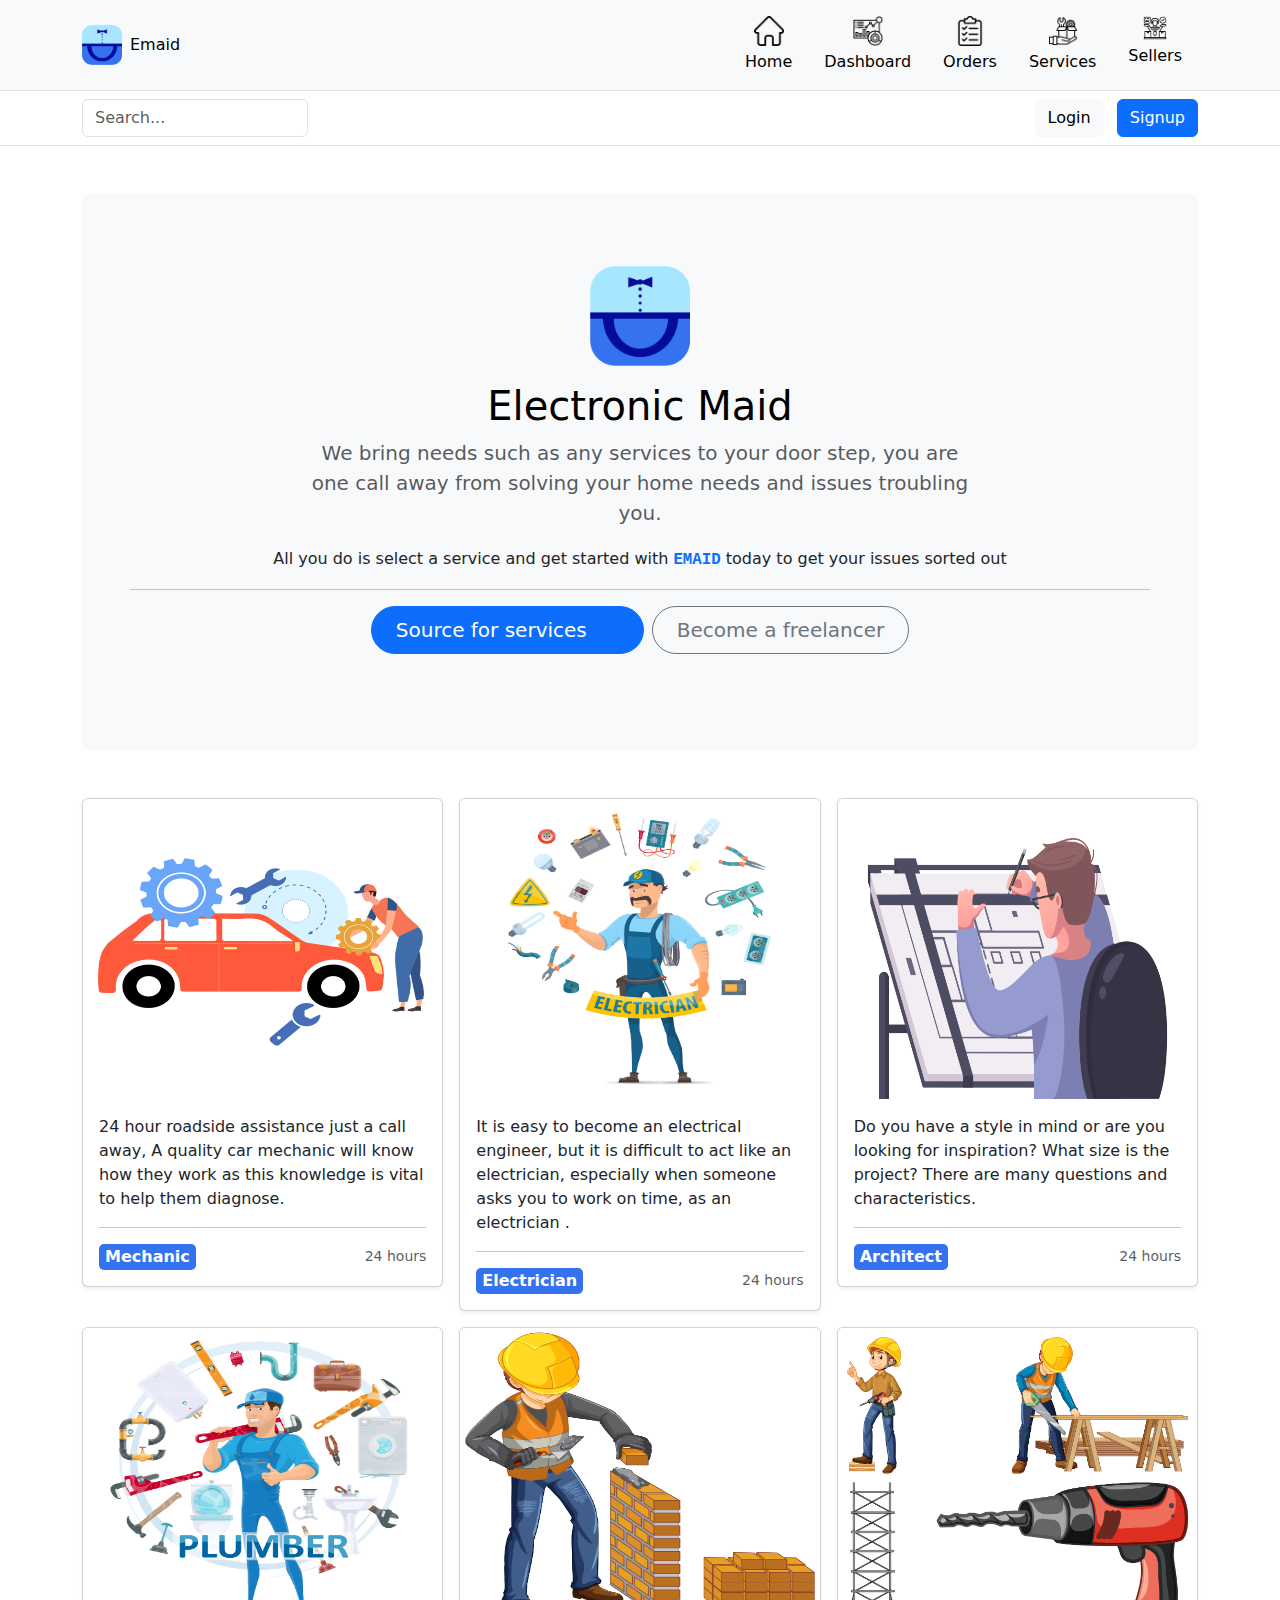
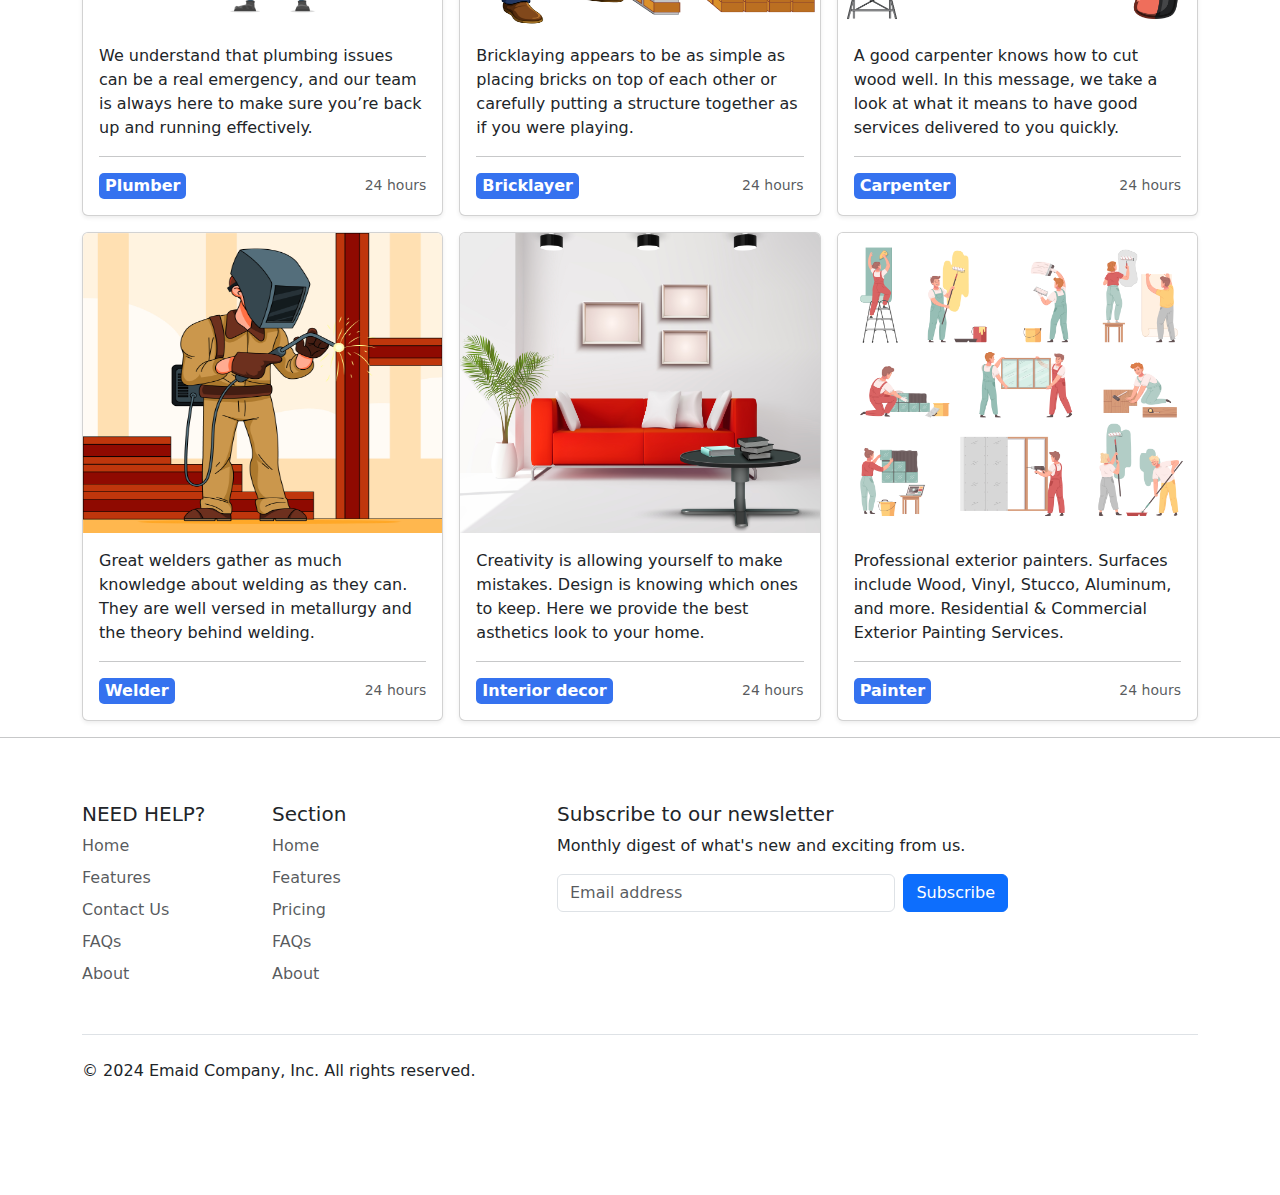
<file: index.html>
<!DOCTYPE html>
<html lang="en">
<head>
    <meta charset="UTF-8">
    <meta name="viewport" content="width=device-width, initial-scale=1.0">
    <title>Document</title>
    <link href="https://cdn.jsdelivr.net/npm/bootstrap@5.3.3/dist/css/bootstrap.min.css" rel="stylesheet" 
    integrity="sha384-QWTKZyjpPEjISv5WaRU9OFeRpok6YctnYmDr5pNlyT2bRjXh0JMhjY6hW+ALEwIH" crossorigin="anonymous">
    <link rel="stylesheet" href="style.css">
  </head>
<body>
    
    <header>
        <div class="px-3 py-2 text-bg-light border-bottom">
          <div class="container">
            <div class="d-flex flex-wrap align-items-center justify-content-center justify-content-lg-start">
              <a href="/" class="d-flex align-items-center my-2 my-lg-0 me-lg-auto text-white text-decoration-none">
                <img src="images/Emaid logo.png" class="bi me-2" width="40" height="40" role="img" aria-label="Bootstrap"><use xlink:href="#bootstrap"></use></svg>
                <span class="nav-link text-black">Emaid</span>
              </a>
    
              <ul class="nav col-12 col-lg-auto my-2 justify-content-center my-md-0 text-small">
                <li>
                  <a href="#" class="nav-link text-black">
                    <img src="images/home.png" class="bi d-block mx-auto mb-1" width="30" height="30" class="logo" ><use xlink:href="#home"></use></svg>
                    Home
                  </a>
                </li>
                <li>
                  <a href="#" class="nav-link text-black">
                    <img src="images/dashboard.png" class="bi d-block mx-auto mb-1" width="30" height="30"><use xlink:href="#speedometer2"></use></svg>
                    Dashboard
                  </a>
                </li>
                <li>
                  <a href="#" class="nav-link text-black">
                    <img src="images/order.png" class="bi d-block mx-auto mb-1" width="30" height="30"><use xlink:href="#table"></use></svg>
                    Orders
                  </a>
                </li>
                <li>
                  <a href="#" class="nav-link text-black">
                    <img src="images/services.png" class="bi d-block mx-auto mb-1" width="30" height="30"><use xlink:href="#grid"></use></svg>
                    Services
                  </a>
                </li>
                <li>
                  <a href="#" class="nav-link text-black">
                    <img src="images/seller.png" class="bi d-block mx-auto mb-1" width="24" height="24"><use xlink:href="#people-circle"></use></svg>
                    Sellers
                  </a>
                </li>
              </ul>
            </div>
          </div>
        </div>
        <div class="px-3 py-2 border-bottom mb-3">
          <div class="container d-flex flex-wrap justify-content-center">
            <form class="col-12 col-lg-auto mb-2 mb-lg-0 me-lg-auto" role="search">
              <input type="search" class="form-control" placeholder="Search..." aria-label="Search">
            </form>
    
            <div class="text-end">
              <button type="button" class="btn btn-light text-dark me-2"><a href="signin.html" class="signin" >Login</a> </a></button>
              <button type="button" class="btn btn-primary"><a href="signup.html" class="signup" >Signup</a> </button>
            </div>
          </div>
        </div>
      </header>

      
      




      <div class="container my-5">
        <div class="p-5 text-center bg-body-tertiary rounded-3">
          <img src="images/Emaid logo.png" class="bi mt-4 mb-3" style="color: var(--bs-indigo);" width="100" height="100"><use xlink:href="#bootstrap"></use></svg>
          <h1 class="text-body-emphasis">Electronic Maid</h1>
          <p class="col-lg-8 mx-auto fs-5 text-muted">
            We bring needs such as any services to your door step, you are one call away from solving your home needs and issues troubling you.<p>All you do is select a service and get started with <a href="#" class="emaid" ><code>EMAID</code></a> today to get your issues sorted out</p>
          </p>
          <hr>
          <div class="d-inline-flex gap-2 mb-5">
            <button class="d-inline-flex align-items-center btn btn-primary btn-lg px-4 rounded-pill" type="button">
              Source for services
              <svg class="bi ms-2" width="24" height="24"><use xlink:href="#arrow-right-short"></use></svg>
            </button>
            <button class="btn btn-outline-secondary btn-lg px-4 rounded-pill" type="button">
              Become a freelancer
            </button>
          </div>
        </div>
      </div>





      









      
      
      
      
      
      <div class="container">

        <div class="row row-cols-1 row-cols-sm-2 row-cols-md-3 g-3">
          <div class="col">
            <div class="card shadow-sm">
              <img src="images/mechanic.png" class="bd-placeholder-img card-img-top" width="300" height="300" xmlns="http://www.w3.org/2000/svg" role="img" aria-label="Placeholder: صورة مصغرة" preserveAspectRatio="xMidYMid slice" focusable="false"><title>Placeholder</title><rect width="100%" height="100%" fill="#55595c"></rect><text x="50%" y="50%" fill="#eceeef" dy=".3em"></text></svg>
              <div class="card-body">
                <p class="card-text">24 hour roadside assistance just a call away, A quality car mechanic will know how they work as this knowledge is vital to help them diagnose.</p>
                <hr>
                <p></p>
                <div class="d-flex justify-content-between align-items-center">
                  <div class="btn-group">
                    <button class="button" class="btn btn-sm btn-outline-secondary">Mechanic</button>
                   
                  </div>
                  <small class="text-body-secondary">24 hours</small>
                </div>
              </div>
            </div>
          </div>
          <div class="col">
            <div class="card shadow-sm">
              <img src="images/electrician.jpg" class="bd-placeholder-img card-img-top" width="300" height="300" xmlns="http://www.w3.org/2000/svg" role="img" aria-label="Placeholder: صورة مصغرة" preserveAspectRatio="xMidYMid slice" focusable="false"><title>Placeholder</title><rect width="100%" height="100%" fill="#55595c"></rect><text x="50%" y="50%" fill="#eceeef" dy=".3em"></text></svg>
              <div class="card-body">
                <p class="card-text">It is easy to become an electrical engineer, but it is difficult to act like an electrician, especially when someone asks you to work on time, as an electrician .</p>
                <hr>
                <div class="d-flex justify-content-between align-items-center">
                  <div class="btn-group">
                    <button class="button" class="btn btn-sm btn-outline-secondary">Electrician</button>
                  
                  </div>
                  <small class="text-body-secondary">24 hours</small>
                </div>
              </div>
            </div>
          </div>
          <div class="col">
            <div class="card shadow-sm">
              <img src="images/architect.jpg" class="bd-placeholder-img card-img-top" width="300" height="300" xmlns="http://www.w3.org/2000/svg" role="img" aria-label="Placeholder: صورة مصغرة" preserveAspectRatio="xMidYMid slice" focusable="false"><title>Placeholder</title><rect width="100%" height="100%" fill="#55595c"></rect><text x="50%" y="50%" fill="#eceeef" dy=".3em"></text></svg>
              <div class="card-body">
                <p class="card-text"> Do you have a style in mind or are you looking for inspiration?  What size is the project?  There are many questions and characteristics.</p>
                <hr>
                <div class="d-flex justify-content-between align-items-center">
                  <div class="btn-group">
                    <button class="button" class="btn btn-sm btn-outline-secondary">Architect</button>
                  </div>
                  <small class="text-body-secondary">24 hours</small>
                </div>
              </div>
            </div>
          </div>
  
          <div class="col">
            <div class="card shadow-sm">
              <img src="images/plumber.jpg" class="bd-placeholder-img card-img-top" width="300" height="300" xmlns="http://www.w3.org/2000/svg" role="img" aria-label="Placeholder: صورة مصغرة" preserveAspectRatio="xMidYMid slice" focusable="false"><title>Placeholder</title><rect width="100%" height="100%" fill="#55595c"></rect><text x="50%" y="50%" fill="#eceeef" dy=".3em"></text></svg>
              <div class="card-body">
                <p class="card-text">We understand that plumbing issues can be a real emergency, and our team is always here to make sure you’re back up and running effectively.</p>
                <hr>
                <div class="d-flex justify-content-between align-items-center">
                  <div class="btn-group">
                    <button class="button" class="btn btn-sm btn-outline-secondary">Plumber</button>
                  </div>
                  <small class="text-body-secondary">24 hours</small>
                </div>
              </div>
            </div>
          </div>
          <div class="col">
            <div class="card shadow-sm">
              <img src="images/bricklayer.jpg" class="bd-placeholder-img card-img-top" width="300" height="300" xmlns="http://www.w3.org/2000/svg" role="img" aria-label="Placeholder: صورة مصغرة" preserveAspectRatio="xMidYMid slice" focusable="false"><title>Placeholder</title><rect width="100%" height="100%" fill="#55595c"></rect><text x="50%" y="50%" fill="#eceeef" dy=".3em"></text></svg>
              <div class="card-body">
                <p class="card-text">Bricklaying appears to be as simple as placing bricks on top of each other or carefully putting a structure together as if you were playing.</p>
               <hr>
                <div class="d-flex justify-content-between align-items-center">
                  <div class="btn-group">
                    <button class="button" class="btn btn-sm btn-outline-secondary">Bricklayer</button>
                  </div>
                  <small class="text-body-secondary">24 hours</small>
                </div>
              </div>
            </div>
          </div>
          <div class="col">
            <div class="card shadow-sm">
              <img src="images/carpenter.jpg" class="bd-placeholder-img card-img-top" width="300" height="300" xmlns="http://www.w3.org/2000/svg" role="img" aria-label="Placeholder: صورة مصغرة" preserveAspectRatio="xMidYMid slice" focusable="false"><title>Placeholder</title><rect width="100%" height="100%" fill="#55595c"></rect><text x="50%" y="50%" fill="#eceeef" dy=".3em"></text></svg>
              <div class="card-body">
                <p class="card-text">A good carpenter knows how to cut wood well. In this message, we take a look at what it means to have good services delivered to you quickly.</p>
                <hr>
                <div class="d-flex justify-content-between align-items-center">
                  <div class="btn-group">
                    <button class="button" class="btn btn-sm btn-outline-secondary">Carpenter</button>
                  </div>
                  <small class="text-body-secondary">24 hours</small>
                </div>
              </div>
            </div>
          </div>
        
  
          <div class="col">
            <div class="card shadow-sm">
              <img src="images/welder.jpg" class="bd-placeholder-img card-img-top" width="300" height="300" xmlns="http://www.w3.org/2000/svg" role="img" aria-label="Placeholder: صورة مصغرة" preserveAspectRatio="xMidYMid slice" focusable="false"><title>Placeholder</title><rect width="100%" height="100%" fill="#55595c"></rect><text x="50%" y="50%" fill="#eceeef" dy=".3em"></text></svg>
              <div class="card-body">
                <p class="card-text"> Great welders gather as much knowledge about welding as they can. They are well versed in metallurgy and the theory behind welding. </p>
                <hr>
                <div class="d-flex justify-content-between align-items-center">
                  <div class="btn-group">
                    <button class="button" class="btn btn-sm btn-outline-secondary">Welder</button>
                  </div>
                  <small class="text-body-secondary">24 hours</small>
                </div>
              </div>
            </div>
          </div>
          <div class="col">
            <div class="card shadow-sm">
              <img src="images/interior decoration.jpg" class="bd-placeholder-img card-img-top" width="300" height="300" xmlns="http://www.w3.org/2000/svg" role="img" aria-label="Placeholder: صورة مصغرة" preserveAspectRatio="xMidYMid slice" focusable="false"><title>Placeholder</title><rect width="100%" height="100%" fill="#55595c"></rect><text x="50%" y="50%" fill="#eceeef" dy=".3em"></text></svg>
              <div class="card-body">
                <p class="card-text">Creativity is allowing yourself to make mistakes. Design is knowing which ones to keep. Here we provide the best asthetics look to your home.</p>
                <hr>
                <div class="d-flex justify-content-between align-items-center">
                  <div class="btn-group">
                    <button class="button" class="btn btn-sm btn-outline-secondary">Interior decor</button>
                  </div>
                  <small class="text-body-secondary">24 hours</small>
                </div>
              </div>
            </div>
          </div>
          <div class="col">
            <div class="card shadow-sm">
              <img src="images/painter.jpg" class="bd-placeholder-img card-img-top" width="300" height="300" xmlns="http://www.w3.org/2000/svg" role="img" aria-label="Placeholder: صورة مصغرة" preserveAspectRatio="xMidYMid slice" focusable="false"><title>Placeholder</title><rect width="100%" height="100%" fill="#55595c"></rect><text x="50%" y="50%" fill="#eceeef" dy=".3em"></text></svg>
              <div class="card-body">
                <p class="card-text">Professional exterior painters. Surfaces include Wood, Vinyl, Stucco, Aluminum, and more. Residential & Commercial Exterior Painting Services.</p>
                <hr>
                <div class="d-flex justify-content-between align-items-center">
                  <div class="btn-group">
                    <button class="button" class="btn btn-sm btn-outline-secondary">Painter</button>
                  </div>
                  <small class="text-body-secondary">24 hours</small>
                </div>
              </div>
            </div>
          </div>
        </div>
      </div>

     

      <hr>


      <div class="container">
        <footer class="py-5">
          <div class="row">
            <div class="col-6 col-md-2 mb-3">
              <h5>NEED HELP?</h5>
              <ul class="nav flex-column">
                <li class="nav-item mb-2"><a href="#" class="nav-link p-0 text-body-secondary">Home</a></li>
                <li class="nav-item mb-2"><a href="#" class="nav-link p-0 text-body-secondary">Features</a></li>
                <li class="nav-item mb-2"><a href="#" class="nav-link p-0 text-body-secondary">Contact Us</a></li>
                <li class="nav-item mb-2"><a href="#" class="nav-link p-0 text-body-secondary">FAQs</a></li>
                <li class="nav-item mb-2"><a href="#" class="nav-link p-0 text-body-secondary">About</a></li>
              </ul>
            </div>
      
      
            <div class="col-6 col-md-2 mb-3">
              <h5>Section</h5>
              <ul class="nav flex-column">
                <li class="nav-item mb-2"><a href="#" class="nav-link p-0 text-body-secondary">Home</a></li>
                <li class="nav-item mb-2"><a href="#" class="nav-link p-0 text-body-secondary">Features</a></li>
                <li class="nav-item mb-2"><a href="#" class="nav-link p-0 text-body-secondary">Pricing</a></li>
                <li class="nav-item mb-2"><a href="#" class="nav-link p-0 text-body-secondary">FAQs</a></li>
                <li class="nav-item mb-2"><a href="#" class="nav-link p-0 text-body-secondary">About</a></li>
              </ul>
            </div>
      
            <div class="col-md-5 offset-md-1 mb-3">
              <form>
                <h5>Subscribe to our newsletter</h5>
                <p>Monthly digest of what's new and exciting from us.</p>
                <div class="d-flex flex-column flex-sm-row w-100 gap-2">
                  <label for="newsletter1" class="visually-hidden">Email address</label>
                  <input id="newsletter1" type="text" class="form-control" placeholder="Email address">
                  <button class="btn btn-primary" type="button">Subscribe</button>
                </div>
              </form>
            </div>
          </div>
      
          <div class="d-flex flex-column flex-sm-row justify-content-between py-4 my-4 border-top">
            <p>© 2024 Emaid Company, Inc. All rights reserved.</p>
            <ul class="list-unstyled d-flex">
              <li class="ms-3"><a class="link-body-emphasis" href="#"><svg class="bi" width="24" height="24"><use xlink:href="#twitter"></use></svg></a></li>
              <li class="ms-3"><a class="link-body-emphasis" href="#"><svg class="bi" width="24" height="24"><use xlink:href="#instagram"></use></svg></a></li>
              <li class="ms-3"><a class="link-body-emphasis" href="#"><svg class="bi" width="24" height="24"><use xlink:href="#facebook"></use></svg></a></li>
            </ul>
          </div>
        </footer>
      </div>







      <script src="https://cdn.jsdelivr.net/npm/bootstrap@5.3.3/dist/js/bootstrap.bundle.min.js"
       integrity="sha384-YvpcrYf0tY3lHB60NNkmXc5s9fDVZLESaAA55NDzOxhy9GkcIdslK1eN7N6jIeHz" crossorigin="anonymous"></script>
</body>
</html>
</file>
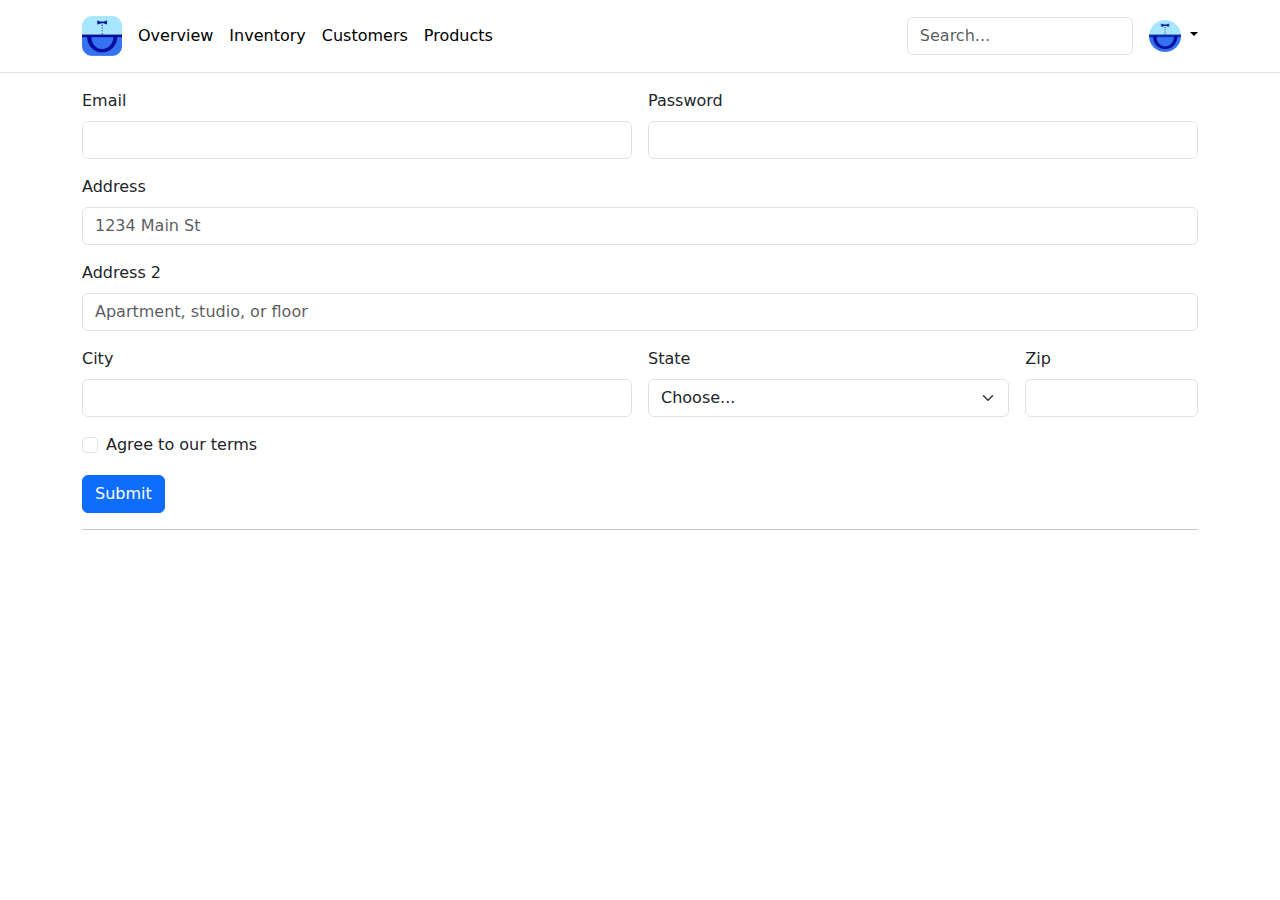
<file: signup.html>
<!DOCTYPE html>
<html lang="en">
<head>
    <meta charset="UTF-8">
    <meta name="viewport" content="width=device-width, initial-scale=1.0">
    <title>signup</title>
    <link href="https://cdn.jsdelivr.net/npm/bootstrap@5.3.3/dist/css/bootstrap.min.css" rel="stylesheet"
     integrity="sha384-QWTKZyjpPEjISv5WaRU9OFeRpok6YctnYmDr5pNlyT2bRjXh0JMhjY6hW+ALEwIH" crossorigin="anonymous">
     <link rel="stylesheet" href="style.css">
     <link rel="stylesheet" href="style.css">
    </head>
<body>

    <header class="p-3 mb-3 border-bottom">
        <div class="container">
          <div class="d-flex flex-wrap align-items-center justify-content-center justify-content-lg-start">
            <a href="/" class="d-flex align-items-center mb-2 mb-lg-0 link-body-emphasis text-decoration-none">
              <img src="images/Emaid logo.png" class="bi me-2" width="40" height="40" role="img" aria-label="Bootstrap"><use xlink:href="#bootstrap"></use></svg>
            </a>
    
            <ul class="nav col-12 col-lg-auto me-lg-auto mb-2 justify-content-center mb-md-0">
              <li><a href="#" class="nav-link px-2 link-body-emphasis">Overview</a></li>
              <li><a href="#" class="nav-link px-2 link-body-emphasis">Inventory</a></li>
              <li><a href="#" class="nav-link px-2 link-body-emphasis">Customers</a></li>
              <li><a href="#" class="nav-link px-2 link-body-emphasis">Products</a></li>
            </ul>
    
            <form class="col-12 col-lg-auto mb-3 mb-lg-0 me-lg-3" role="search">
              <input type="search" class="form-control" placeholder="Search..." aria-label="Search">
            </form>
    
            <div class="dropdown text-end">
              <a href="#" class="d-block link-body-emphasis text-decoration-none dropdown-toggle" data-bs-toggle="dropdown" aria-expanded="false">
                <img src="images/Emaid logo.png" alt="mdo" width="32" height="32" class="rounded-circle">
              </a>
              <ul class="dropdown-menu text-small" style="">
                <li><a class="dropdown-item" href="#">Profile</a></li>
                <li><a class="dropdown-item" href="#">Settings</a></li>
                <li><a class="dropdown-item" href="#">Become a freelancer</a></li>
                <li><a class="dropdown-item" href="#">Source for services</a></li>
                <li><hr class="dropdown-divider"></li>
                <li><a class="dropdown-item" href="index.html">Sign out</a></li>
              </ul>
            </div>
          </div>
        </div>
      </header>
    
    <div class="container">
        <form class="row g-3">
            <div class="col-md-6">
              <label for="inputEmail4" class="form-label">Email</label>
              <input type="email" class="form-control" id="inputEmail4">
            </div>
            <div class="col-md-6">
              <label for="inputPassword4" class="form-label">Password</label>
              <input type="password" class="form-control" id="inputPassword4">
            </div>
            <div class="col-12">
              <label for="inputAddress" class="form-label">Address</label>
              <input type="text" class="form-control" id="inputAddress" placeholder="1234 Main St">
            </div>
            <div class="col-12">
              <label for="inputAddress2" class="form-label">Address 2</label>
              <input type="text" class="form-control" id="inputAddress2" placeholder="Apartment, studio, or floor">
            </div>
            <div class="col-md-6">
              <label for="inputCity" class="form-label">City</label>
              <input type="text" class="form-control" id="inputCity">
            </div>
            <div class="col-md-4">
              <label for="inputState" class="form-label">State</label>
              <select id="inputState" class="form-select">
                <option selected>Choose...</option>
                <option>...</option>
              </select>
            </div>
            <div class="col-md-2">
              <label for="inputZip" class="form-label">Zip</label>
              <input type="text" class="form-control" id="inputZip">
            </div>
            <div class="col-12">
              <div class="form-check">
                <input class="form-check-input" type="checkbox" id="gridCheck">
                <label class="form-check-label" for="gridCheck">
                  Agree to our terms
                </label>
              </div>
            </div>
            <div class="col-12">
              <button type="submit" class="btn btn-primary">Submit</button>
            </div>
          </form>
          <hr>
    </div>







    <script src="https://cdn.jsdelivr.net/npm/bootstrap@5.3.3/dist/js/bootstrap.bundle.min.js" 
    integrity="sha384-YvpcrYf0tY3lHB60NNkmXc5s9fDVZLESaAA55NDzOxhy9GkcIdslK1eN7N6jIeHz" crossorigin="anonymous"></script>

</body>
</html>
</file>
<file: style.css>
.signin {
    text-decoration: none;
    color: black;
}

.signup {
    color: white;
    text-decoration: none;
}

.button {
    border-radius: 5px;
    border: none;
    background-color: #3572EF;
    color: white;
    font-weight: bold;
}

.button-signin {
    text-decoration: none;
}

.emaid {
    text-decoration: none;
    font-weight: bold;
    font-size: large;
}
</file>
